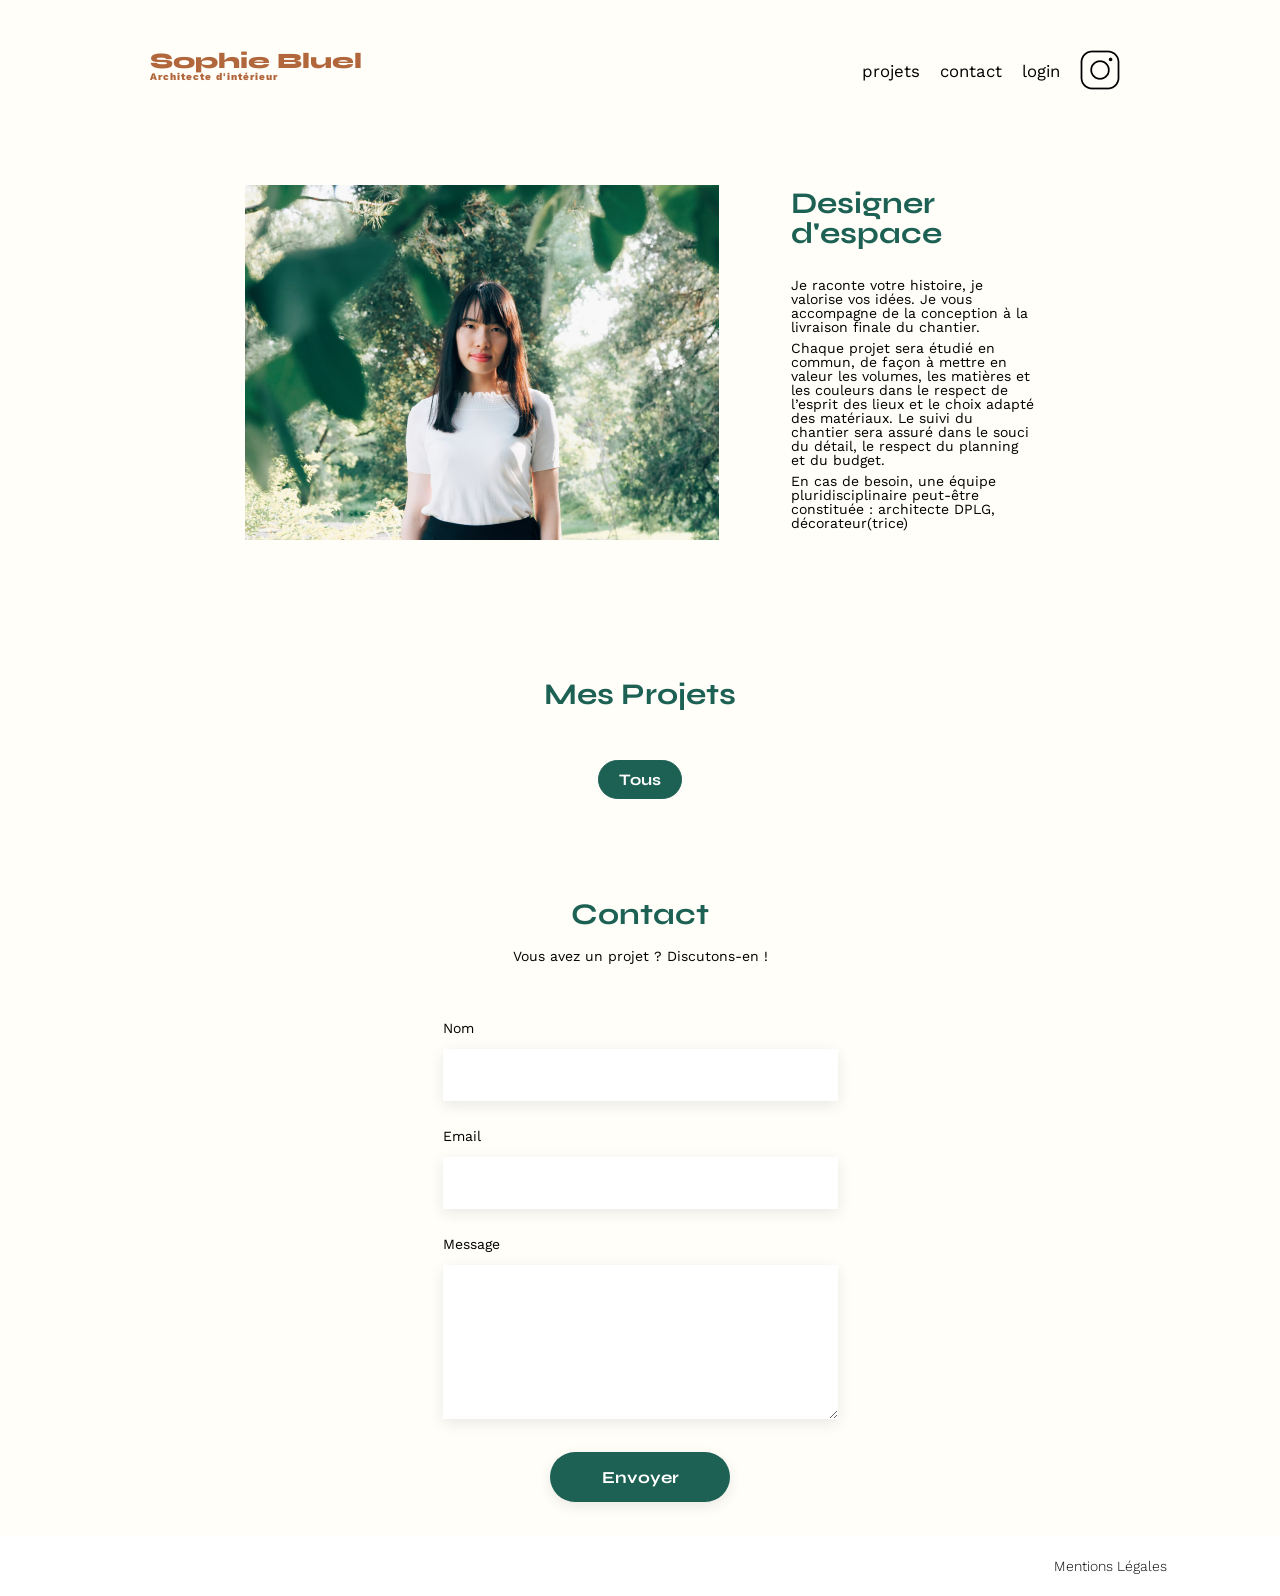
<file: FrontEnd/index.html>
<!DOCTYPE html>
<html lang="fr">
<head>
	<meta charset="UTF-8">
	<title>Sophie Bluel - Architecte d'intérieur</title>
	<meta name="viewport" content="width=device-width, initial-scale=1.0">
	<link rel="preconnect" href="https://fonts.googleapis.com">
	<link rel="preconnect" href="https://fonts.gstatic.com" crossorigin>
	<link href="https://fonts.googleapis.com/css2?family=Syne:wght@700;800&family=Work+Sans&display=swap" rel="stylesheet">
	<meta name="description" content="">
	<link rel="stylesheet" href="./assets/style.css">
	<script src="./js/script.js" defer></script>
	<link rel="stylesheet" href="https://cdnjs.cloudflare.com/ajax/libs/font-awesome/6.7.2/css/all.min.css">

</head>
<body>
	<div class="editionBanner">
		<i class="fa-regular fa-pen-to-square"></i>
		<p>Mode édition</p>
	</div>
<header>
	<h1>Sophie Bluel <span>Architecte d'intérieur</span></h1>
	<nav>
		<ul>
			<li>projets</li>
			<li>contact</li>
			<li><a href="login.html" class="loginButton">login</a></li>
			<li><img src="./assets/icons/instagram.png" alt="Instagram"></li>
		</ul>
	</nav>
</header>
<main>
	<section id="introduction">
		<figure>
			<img src="./assets/images/sophie-bluel.png" alt="">
		</figure>
		<article>
			<h2>Designer d'espace</h2>
			<p>Je raconte votre histoire, je valorise vos idées. Je vous accompagne de la conception à la livraison finale du chantier.</p>
			<p>Chaque projet sera étudié en commun, de façon à mettre en valeur les volumes, les matières et les couleurs dans le respect de l’esprit des lieux et le choix adapté des matériaux. Le suivi du chantier sera assuré dans le souci du détail, le respect du planning et du budget.</p>
			<p>En cas de besoin, une équipe pluridisciplinaire peut-être constituée : architecte DPLG, décorateur(trice)</p>
		</article>
	</section>
	<section id="portfolio">
		<div class="projects-title">
			<h2>Mes Projets</h2>
			<button class="modify">
				<i class="fa-regular fa-pen-to-square"></i>
				<p>modifier</p>
			</button>
		</div>
		<div class="filters">
			<button class="buttonAllCategories">Tous</button>
		</div>
		<div class="gallery"></div>	
	</section>
	<section id="contact">
		<h2>Contact</h2>
		<p>Vous avez un projet ? Discutons-en !</p>
		<form action="#" method="post">
			<label for="name">Nom</label>
			<input type="text" name="name" id="name">
			<label for="email">Email</label>
			<input type="email" name="email" id="email">
			<label for="message">Message</label>
			<textarea name="message" id="message" cols="30" rows="10"></textarea>
			<input type="submit" value="Envoyer">
		</form>
	</section>
</main>

<footer>
	<nav>
		<ul>
			<li>Mentions Légales</li>
		</ul>
	</nav>
</footer>

<div class="modal">
    <div class="modal-content">
        <button class="close-modal">
            <i class="fa-solid fa-xmark"></i>
        </button>
        <h2>Galerie photo</h2>
		<div class="modal-gallery"></div>
		<div class="modal-footer">
			<button class="add-photo">Ajouter une photo</button>
		</div>
    </div>
	
</div>

</body>
</html>
</file>
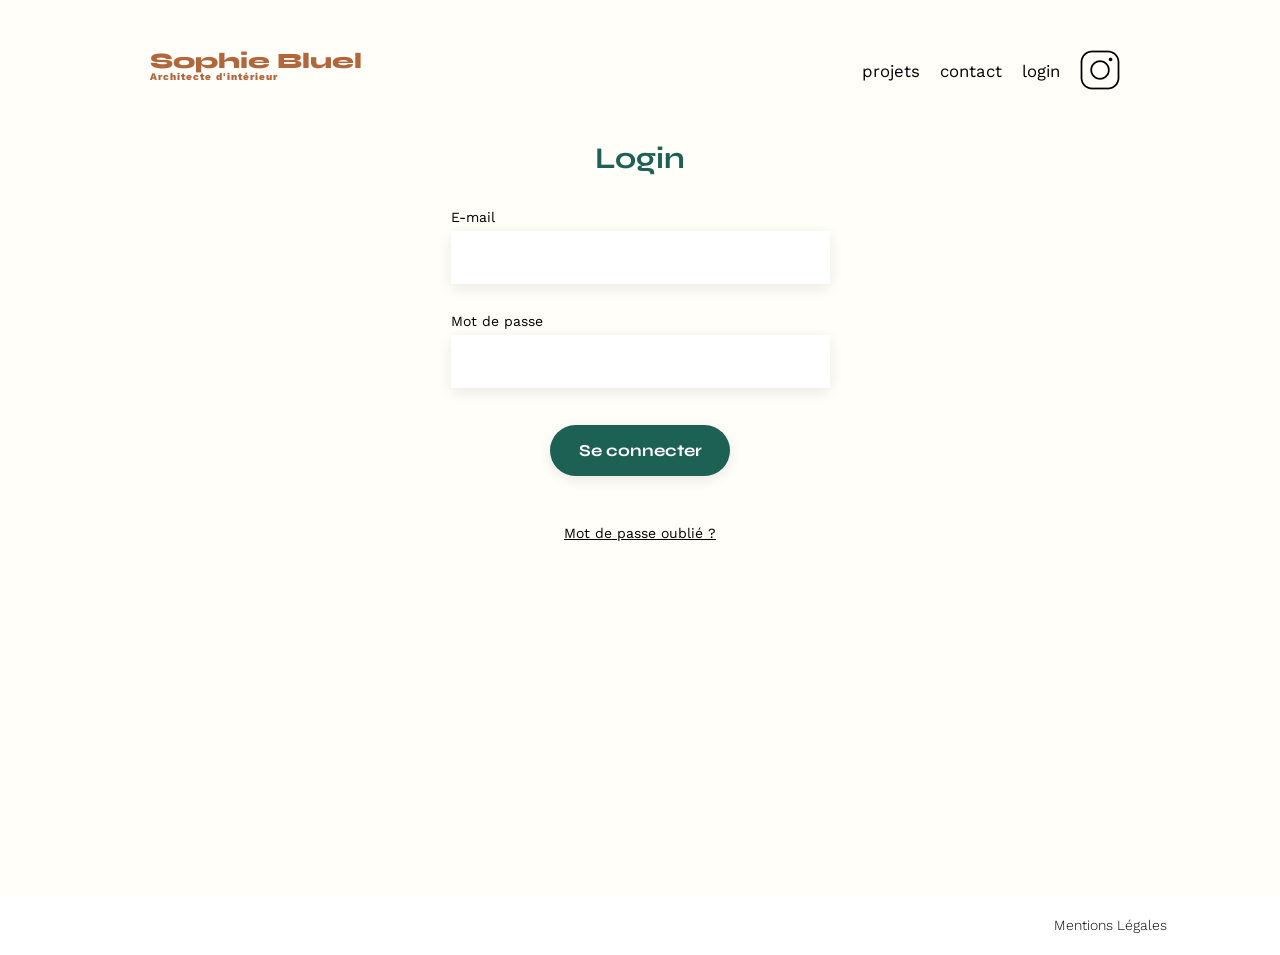
<file: FrontEnd/login.html>
<!DOCTYPE html>
<html lang="fr">
<head>
	<meta charset="UTF-8">
	<title>Sophie Bluel - Architecte d'intérieur</title>
	<meta name="viewport" content="width=device-width, initial-scale=1.0">
	<link rel="preconnect" href="https://fonts.googleapis.com">
	<link rel="preconnect" href="https://fonts.gstatic.com" crossorigin>
	<link href="https://fonts.googleapis.com/css2?family=Syne:wght@700;800&family=Work+Sans&display=swap" rel="stylesheet">
	<meta name="description" content="">
	<link rel="stylesheet" href="./assets/style.css">
	
	<script src="./js/login.js" defer></script>
</head>

<body>
    <header>
	<h1>Sophie Bluel <span>Architecte d'intérieur</span></h1>
	<nav>
		<ul>
			<li>projets</li>
			<li>contact</li>
			<li><a href="login.html">login</a></li>
			<li><img src="./assets/icons/instagram.png" alt="Instagram"></li>
		</ul>
	</nav>
</header>

<main>
    <section id="login">
        <h2>Login</h2>
		
        <form action="#" method="post" class = "loginForm">
			<label for="email">E-mail</label>
			<input type="email" name="email" id="email">
			<label for="password">Mot de passe</label>
			<input type="password" name="password" id="password">
            <input type="submit" value="Se connecter">
			<p class="errorMessage"></p>
            <a href="">Mot de passe oublié ?</a>
        </form>
    </section>
</main>
<footer>
	<nav>
		<ul>
			<li>Mentions Légales</li>
		</ul>
	</nav>
</footer>
</body>
</file>
<file: FrontEnd/assets/style.css>
/* http://meyerweb.com/eric/tools/css/reset/
   v2.0 | 20110126
   License: none (public domain)
*/

html, body, div, span, applet, object, iframe,
h1, h2, h3, h4, h5, h6, p, blockquote, pre,
a, abbr, acronym, address, big, cite, code,
del, dfn, em, img, ins, kbd, q, s, samp,
small, strike, strong, sub, sup, tt, var,
b, u, i, center,
dl, dt, dd, ol, ul, li,
fieldset, form, label, legend,
table, caption, tbody, tfoot, thead, tr, th, td,
article, aside, canvas, details, embed,
figure, figcaption, footer, header, hgroup,
menu, nav, output, ruby, section, summary,
time, mark, audio, video {
	margin: 0;
	padding: 0;
	border: 0;
	font-size: 100%;
	font: inherit;
	vertical-align: baseline;
}
/* HTML5 display-role reset for older browsers */
article, aside, details, figcaption, figure,
footer, header, hgroup, menu, nav, section {
	display: block;
}
body {
	line-height: 1;
}
ol, ul {
	list-style: none;
}
blockquote, q {
	quotes: none;
}
blockquote:before, blockquote:after,
q:before, q:after {
	content: '';
	content: none;
}
table {
	border-collapse: collapse;
	border-spacing: 0;
}
/** end reset css**/
.editionBanner {
    display: none;
    background-color: black;
    color: white;
    height: 59px;
    justify-content: center;
    align-items: center;
	gap: 11.42px;
}

.editionBanner.visible {
	display: flex;
}

.projects-title {
	position: relative;
	display: flex;
	justify-content: center;
	align-items: center;
	gap: 31px;
	text-align: center;
}

.projects-title.edition {
	margin-bottom: 47px;
}

.filters.hidden {
	display: none;
}

.modify {	
	margin-bottom: 51px;	
    display: none;
    gap: 8px;
    font-size: 14px;
    color: black;
	align-items: center;
    background: none;
    border: none;
    padding: 0;
    font: inherit;
    color: inherit;
    cursor: pointer;
}

.modify i {
	font-size: 15.58px;
}
	 

body {
	max-width: 1440px;
	margin:auto;
	font-family: 'Work Sans' ;
	font-size: 14px;
	background-color: rgba(255, 254, 248, 1);
}

main {
	margin: 0 245px 0 245px;
}

header {
	display: flex;
	justify-content: space-between;
	margin: 50px 150px 0 150px;
	max-width: 1140px;
	
}
section {
	margin: 50px 0;
}

h1{
	display: flex;
	flex-direction: column;
	font-family: 'Syne';
	font-size: 22px;
	font-weight: 800;
	color: #B1663C
}

h1 > span {
	font-family: 'Work Sans';
	font-size:10px;
	letter-spacing: 0.1em;
}

h2{
	font-family: 'Syne';
	font-weight: 700;
	font-size: 30px;
	color: #1D6154
}
nav ul {
	display: flex;
	align-items: center;
	list-style-type: none;
}


nav li {
	padding: 0 10px;
	font-size: 1.2em;
	text-decoration: none;
}

nav a, a:visited  {
    text-decoration: none;
	color: inherit;
}


li:hover {
	color: #B1663C;
	
}
#introduction {
	display: flex;
	align-items: center;
	margin-top: 92px;
	margin-bottom: 139px;
	gap: 72px;
}
#introduction figure {
	flex: 1
}
#introduction img {
	display: block;
	
	width: 474px;
}

#introduction article {
	flex: 1;
}
#introduction h2 {
	margin-bottom: 1em;
}

#introduction p {
	margin-bottom: 0.5em;
}
#portfolio h2 {
	text-align: center;
	margin-bottom: 51px;
}

.filters {
	display: flex;
	justify-content: center;
	margin-bottom: 50px;
}

.filters button {
	font-family: 'Syne';
	font-weight: 700;
	font-size: 16px;
	color: #1D6154;
	background-color: white;
	border: 1px solid #1D6154;
	padding: 9px 20px;
	margin: 0 5px;
	border-radius: 60px ;
}

.filters button.active {
	background-color: #1D6154;
	color: white;
}

.gallery {
	width: 100%;
	display: grid;
	grid-template-columns: 1fr 1fr 1fr;
	grid-column-gap: 20px;
	grid-row-gap: 20px;
}

.gallery img {
	width: 100%;
}

.gallery figcaption {
    margin-top: 7px;
}

#contact {
	width: 50%;
	margin: auto;
}
#contact > * {
	text-align: center;

}
#contact h2{
	margin-bottom: 20px;
}
#contact form {
	text-align: left;
	margin-top:30px;
	display: flex;
	flex-direction: column;
}

#contact input {
	height: 50px;
	font-size: 1.2em;
	border: none;
	box-shadow: 0px 4px 14px rgba(0, 0, 0, 0.09);
}
#contact label {
	margin: 2em 0 1em 0;
}
#contact textarea {
	border: none;
	box-shadow: 0px 4px 14px rgba(0, 0, 0, 0.09);
}

input[type="submit"]{
	font-family: 'Syne';
	font-weight: 700;
	color: white;
	background-color: #1D6154;
	margin : 2em auto ;
	width: 180px;
	text-align: center;
	border-radius: 60px ;
}

footer {
	background-color: rgba(255, 255, 255, 1);
	height: 60px;
}

footer nav {
	display: flex;
	align-items: center;
	height: 100%;
	justify-content: flex-end;
	margin-right: 107px;
}

footer li {
	font-family: Work Sans;
	font-weight: 300;
	font-style: Light;
	font-size: 14px;
	line-height: 100%;
	letter-spacing: 0%;
	width: 109px;
	white-space: nowrap;
}

/* login page */

#login {
	margin-bottom: 355px;
}
#login h2{
	text-align: center;
	margin-bottom: 37px;
}
#login form {
	display: flex;
	flex-direction: column;
	width: 379px;
	margin: auto;
	text-align: left;
}

#login input {
	height: 51px;
	font-size: 1.2em;
	border: none;
	box-shadow: 0px 4px 14px rgba(0, 0, 0, 0.09);
	margin-bottom: 30px;
	margin-top: 7px;	
}

#login a {
	text-align: center;
}

.errorMessage {
	text-align: center;
	margin-bottom: 20px;
}

/*Modal*/


.modal {
    position: fixed;
    inset: 0;
    background: rgba(0, 0, 0, 0.3);
    justify-content: center;
    align-items: center;
	display: none;
}

.modal-content {
	position: relative;
    width: 630px;
    background: white;
    border-radius: 10px;
	padding: 60px 105px 45px 105px;
	box-sizing: border-box;
}

.close-modal {
	position: absolute;
	top: 26px;
	right: 30px;
	background: none;
    border: none;
    padding: 0;
}

.modal h2 {
	text-align: center;
	margin-top: 10px;
	color: black;
	font-size: 26px;
	font-family: Work Sans;
	font-weight: 400;
	font-style: Regular;
	line-height: 100%;
	letter-spacing: 0%;
}

.close-modal i {
	font-size: 24px;
}

.modal-gallery {
    display: grid;
    grid-template-columns: repeat(5, 1fr);
    gap: 10px;
    margin: 40px 0 67.3px 0;
}

.modal-gallery figure {
    position: relative;
    margin: 0;
}

.modal-gallery img {
    width: 100%;
    height: 100px;
    object-fit: cover;
}

.modal-gallery button {
    position: absolute;
    top: 5.86px;
    right: 4.61px;
    background: black;
    color: white;
    border: none;
    cursor: pointer;
	width: 17px;
	height: 17px;
	 display: flex;
    justify-content: center;
    align-items: center;
	border-radius: 2px;
}

.modal-gallery button i {
	font-size: 10px;
}

.add-photo {
	display: block;
    margin: 38px auto 0;
    width: 237px;
    height: 36px;
    background-color: #1D6154;
    color: white;
    border-radius: 60px;
    font-family: 'Syne', sans-serif;
    font-size: 14px;
    font-weight: 700;
    cursor: pointer;
	border: 1px solid #1D6154;
}

.modal-footer {
    border-top: 1px solid #B3B3B3;
}
</file>
